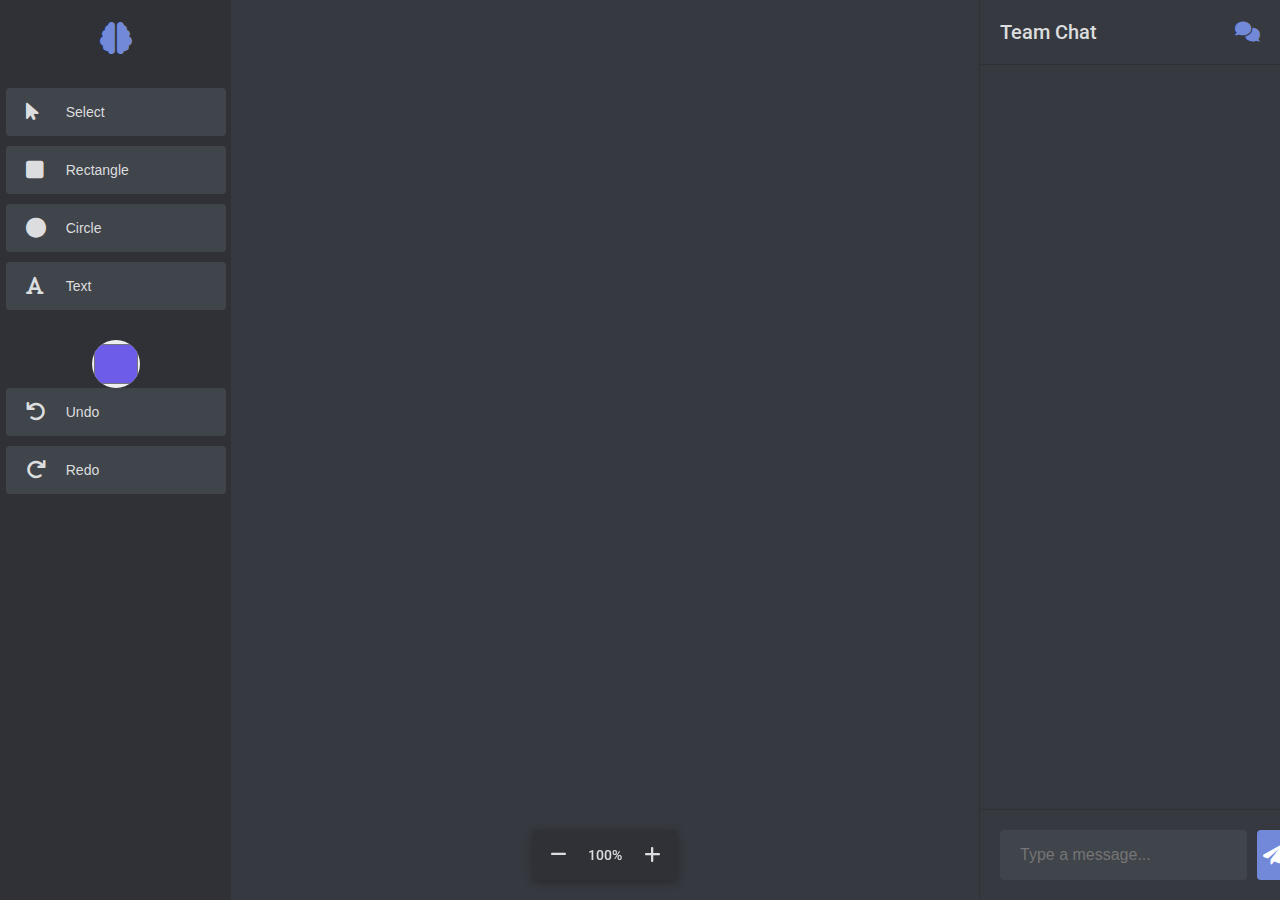
<file: collab/Collaborative Workspace/index.html>
<!DOCTYPE html>
<html lang="en">
<head>
    <meta charset="UTF-8">
    <meta name="viewport" content="width=device-width, initial-scale=1.0">
    <title>Next-Gen Collaborative Workspace</title>
    <link rel="stylesheet" href="style.css">
    <link rel="stylesheet" href="https://cdnjs.cloudflare.com/ajax/libs/font-awesome/6.0.0-beta3/css/all.min.css">
    <link href="https://fonts.googleapis.com/css2?family=Roboto:wght@300;400;500;700&display=swap" rel="stylesheet">
</head>
<body>
    <div class="container">
        <div class="toolbar">
            <div class="logo">
                <i class="fas fa-brain"></i>
            </div>
            <div class="tool-group">
                <button id="selectBtn" class="tool-btn" data-tooltip="Select"><i class="fas fa-mouse-pointer"></i></button>
                <button id="rectangleBtn" class="tool-btn" data-tooltip="Rectangle"><i class="fas fa-square"></i></button>
                <button id="circleBtn" class="tool-btn" data-tooltip="Circle"><i class="fas fa-circle"></i></button>
                <button id="textBtn" class="tool-btn" data-tooltip="Text"><i class="fas fa-font"></i></button>
            </div>
            <div class="tool-group">
                <input type="color" id="colorPicker" value="#6C5CE7" data-tooltip="Color">
                <button id="undoBtn" class="tool-btn" data-tooltip="Undo"><i class="fas fa-undo"></i></button>
                <button id="redoBtn" class="tool-btn" data-tooltip="Redo"><i class="fas fa-redo"></i></button>
            </div>
        </div>
        <div class="main-area">
            <canvas id="canvas"></canvas>
            <div class="zoom-controls">
                <button id="zoomOutBtn"><i class="fas fa-minus"></i></button>
                <span id="zoomLevel">100%</span>
                <button id="zoomInBtn"><i class="fas fa-plus"></i></button>
            </div>
        </div>
        <div class="chat-panel">
            <h3>Team Chat <i class="fas fa-comments"></i></h3>
            <div id="messages"></div>
            <div class="chat-input">
                <input type="text" id="chatInput" placeholder="Type a message...">
                <button id="sendButton"><i class="fas fa-paper-plane"></i></button>
            </div>
        </div>
    </div>
    <script src="script.js"></script>
</body>
</html>
</file>
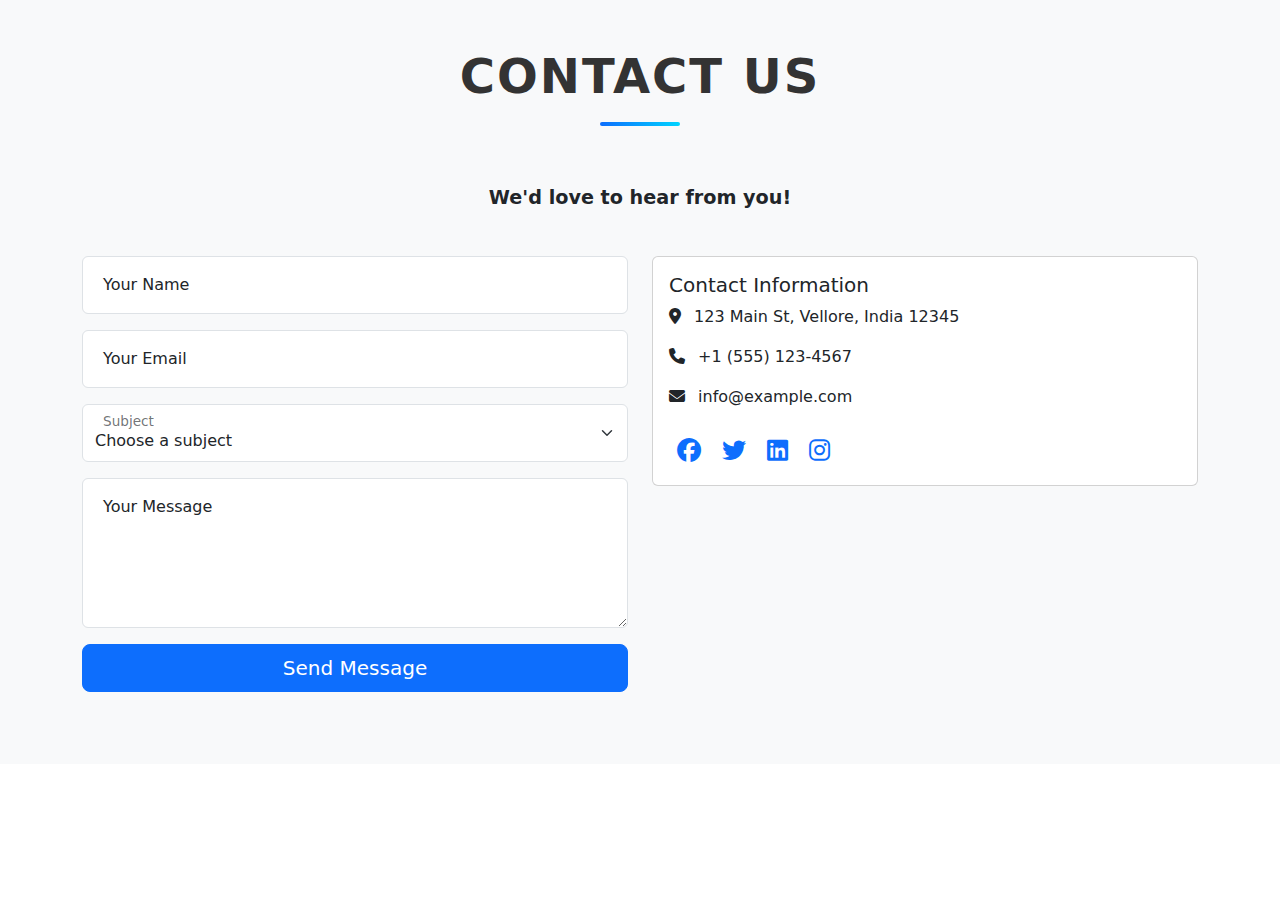
<file: contactus.html>
<!DOCTYPE html>
<html lang="en">
<head>
    <meta charset="UTF-8">
    <meta name="viewport" content="width=device-width, initial-scale=1.0">
    <title>Interactive Contact Us</title>
    <link href="https://cdn.jsdelivr.net/npm/bootstrap@5.3.0-alpha1/dist/css/bootstrap.min.css" rel="stylesheet">
    <link rel="stylesheet" href="https://cdnjs.cloudflare.com/ajax/libs/font-awesome/6.1.1/css/all.min.css">
    <style>
        .contact-icon {
            font-size: 2rem;
            margin-bottom: 1rem;
        }
        .form-floating > label {
            left: 0.5rem;
        }
        .social-icon {
            font-size: 1.5rem;
            margin: 0 0.5rem;
            color: #0d6efd;
            transition: all 0.3s ease-in-out;
        }
        .social-icon:hover {
            color: #0a58ca;
            transform: scale(1.2);
        }
        #contactAnimation {
            position: relative;
            height: 50px;
            overflow: hidden;
            margin-bottom: 2rem;
        }
        .slide-text {
            position: absolute;
            width: 100%;
            height: 100%;
            text-align: center;
            transition: top 0.5s ease-in-out;
            top: 100%;
            display: flex;
            align-items: center;
            justify-content: center;
            font-size: 1.2rem;
            font-weight: bold;
        }
        .slide-text.active {
            top: 0;
        }
        .contact-heading {
            position: relative;
            font-size: 3rem;
            font-weight: 700;
            color: #333;
            text-transform: uppercase;
            letter-spacing: 2px;
            padding-bottom: 20px;
            margin-bottom: 40px;
        }
        .contact-heading::before {
            content: "";
            position: absolute;
            bottom: 0;
            left: 50%;
            transform: translateX(-50%);
            width: 80px;
            height: 4px;
            background: linear-gradient(to right, #0d6efd, #00d4ff);
            border-radius: 2px;
            transition: width 0.3s ease-in-out;
        }
        .contact-heading:hover::before {
            width: 120px;
        }
        .form-control:focus, .form-select:focus {
            box-shadow: 0 0 0 0.25rem rgba(13, 110, 253, 0.25);
        }
        .btn-primary {
            transition: all 0.3s ease-in-out;
        }
        .btn-primary:hover {
            transform: translateY(-3px);
            box-shadow: 0 4px 8px rgba(0, 0, 0, 0.1);
        }
        .card {
            transition: all 0.3s ease-in-out;
        }
        .card:hover {
            transform: translateY(-5px);
            box-shadow: 0 8px 16px rgba(0, 0, 0, 0.1);
        }
    </style>
</head>
<body>
    <section id="contact" class="py-5 bg-light">
        <div class="container">
            <h2 class="contact-heading text-center mb-5">Contact Us</h2>
            <div id="contactAnimation">
                <div class="slide-text active">We'd love to hear from you!</div>
                <div class="slide-text">Get in touch today!</div>
                <div class="slide-text">Let's connect!</div>
            </div>
            <div class="row">
                <div class="col-md-6 mb-4">
                    <form id="contactForm">
                        <div class="form-floating mb-3">
                            <input type="text" class="form-control" id="name" placeholder="Your Name" required>
                            <label for="name">Your Name</label>
                        </div>
                        <div class="form-floating mb-3">
                            <input type="email" class="form-control" id="email" placeholder="Your Email" required>
                            <label for="email">Your Email</label>
                        </div>
                        <div class="form-floating mb-3">
                            <select class="form-select" id="subject" required>
                                <option value="" selected disabled>Choose a subject</option>
                                <option value="general">General Inquiry</option>
                                <option value="support">Technical Support</option>
                                <option value="billing">Billing Question</option>
                            </select>
                            <label for="subject">Subject</label>
                        </div>
                        <div class="form-floating mb-3">
                            <textarea class="form-control" id="message" style="height: 150px" placeholder="Your Message" required></textarea>
                            <label for="message">Your Message</label>
                        </div>
                        <div class="d-grid">
                            <button type="submit" class="btn btn-primary btn-lg">Send Message</button>
                        </div>
                    </form>
                </div>
                <div class="col-md-6">
                    <div class="card">
                        <div class="card-body">
                            <h5 class="card-title">Contact Information</h5>
                            <p><i class="fas fa-map-marker-alt me-2"></i> 123 Main St, Vellore, India 12345</p>
                            <p><i class="fas fa-phone me-2"></i> +1 (555) 123-4567</p>
                            <p><i class="fas fa-envelope me-2"></i> info@example.com</p>
                            <div class="mt-4">
                                <a href="#" class="social-icon"><i class="fab fa-facebook"></i></a>
                                <a href="#" class="social-icon"><i class="fab fa-twitter"></i></a>
                                <a href="#" class="social-icon"><i class="fab fa-linkedin"></i></a>
                                <a href="#" class="social-icon"><i class="fab fa-instagram"></i></a>
                            </div>
                        </div>
                    </div>
                </div>
            </div>
        </div>
    </section>

    <script src="https://cdn.jsdelivr.net/npm/bootstrap@5.3.0-alpha1/dist/js/bootstrap.bundle.min.js"></script>
    <script>
        // Contact form submission
        const contactForm = document.getElementById('contactForm');
        contactForm.addEventListener('submit', (e) => {
            e.preventDefault();
            const name = document.getElementById('name').value;
            const email = document.getElementById('email').value;
            const subject = document.getElementById('subject').value;
            const message = document.getElementById('message').value;
            
            console.log('Form submitted:', { name, email, subject, message });
            
            // Show a success message with confetti effect
            showConfetti();
            showToast('Thank you for your message! We will get back to you soon.');
            contactForm.reset();
        });

        // Confetti effect
        function showConfetti() {
            const confettiCount = 200;
            const confettiColors = ['#ff0000', '#00ff00', '#0000ff', '#ffff00', '#ff00ff', '#00ffff'];

            for (let i = 0; i < confettiCount; i++) {
                const confetti = document.createElement('div');
                confetti.style.position = 'fixed';
                confetti.style.width = '10px';
                confetti.style.height = '10px';
                confetti.style.backgroundColor = confettiColors[Math.floor(Math.random() * confettiColors.length)];
                confetti.style.left = Math.random() * window.innerWidth + 'px';
                confetti.style.top = -10 + 'px';
                confetti.style.zIndex = 1000;
                document.body.appendChild(confetti);

                const animation = confetti.animate(
                    [
                        { transform: 'translateY(0) rotate(0deg)', opacity: 1 },
                        { transform: `translateY(${window.innerHeight}px) rotate(${Math.random() * 360}deg)`, opacity: 0 }
                    ],
                    {
                        duration: Math.random() * 3000 + 2000,
                        easing: 'cubic-bezier(0.25, 0.46, 0.45, 0.94)'
                    }
                );

                animation.onfinish = () => confetti.remove();
            }
        }

        // Toast notification
        function showToast(message) {
            const toast = document.createElement('div');
            toast.className = 'toast align-items-center text-white bg-primary border-0';
            toast.setAttribute('role', 'alert');
            toast.setAttribute('aria-live', 'assertive');
            toast.setAttribute('aria-atomic', 'true');
            toast.innerHTML = `
                <div class="d-flex">
                    <div class="toast-body">
                        ${message}
                    </div>
                    <button type="button" class="btn-close btn-close-white me-2 m-auto" data-bs-dismiss="toast" aria-label="Close"></button>
                </div>
            `;
            document.body.appendChild(toast);
            const bsToast = new bootstrap.Toast(toast);
            bsToast.show();
        }

        // Animated contact text
        const contactAnimation = document.getElementById('contactAnimation');
        const slides = contactAnimation.getElementsByClassName('slide-text');
        let currentSlide = 0;

        function nextSlide() {
            slides[currentSlide].classList.remove('active');
            currentSlide = (currentSlide + 1) % slides.length;
            slides[currentSlide].classList.add('active');
        }

        setInterval(nextSlide, 2000);

        // Interactive form labels
        const formInputs = document.querySelectorAll('.form-floating input, .form-floating textarea, .form-floating select');
        formInputs.forEach(input => {
            input.addEventListener('focus', () => {
                input.labels[0].style.color = '#0d6efd';
            });
            input.addEventListener('blur', () => {
                input.labels[0].style.color = '';
            });
        });

        // Smooth scroll for internal links
        document.querySelectorAll('a[href^="#"]').forEach(anchor => {
            anchor.addEventListener('click', function (e) {
                e.preventDefault();
                document.querySelector(this.getAttribute('href')).scrollIntoView({
                    behavior: 'smooth'
                });
            });
        });
    </script>
</body>
</html>
</file>
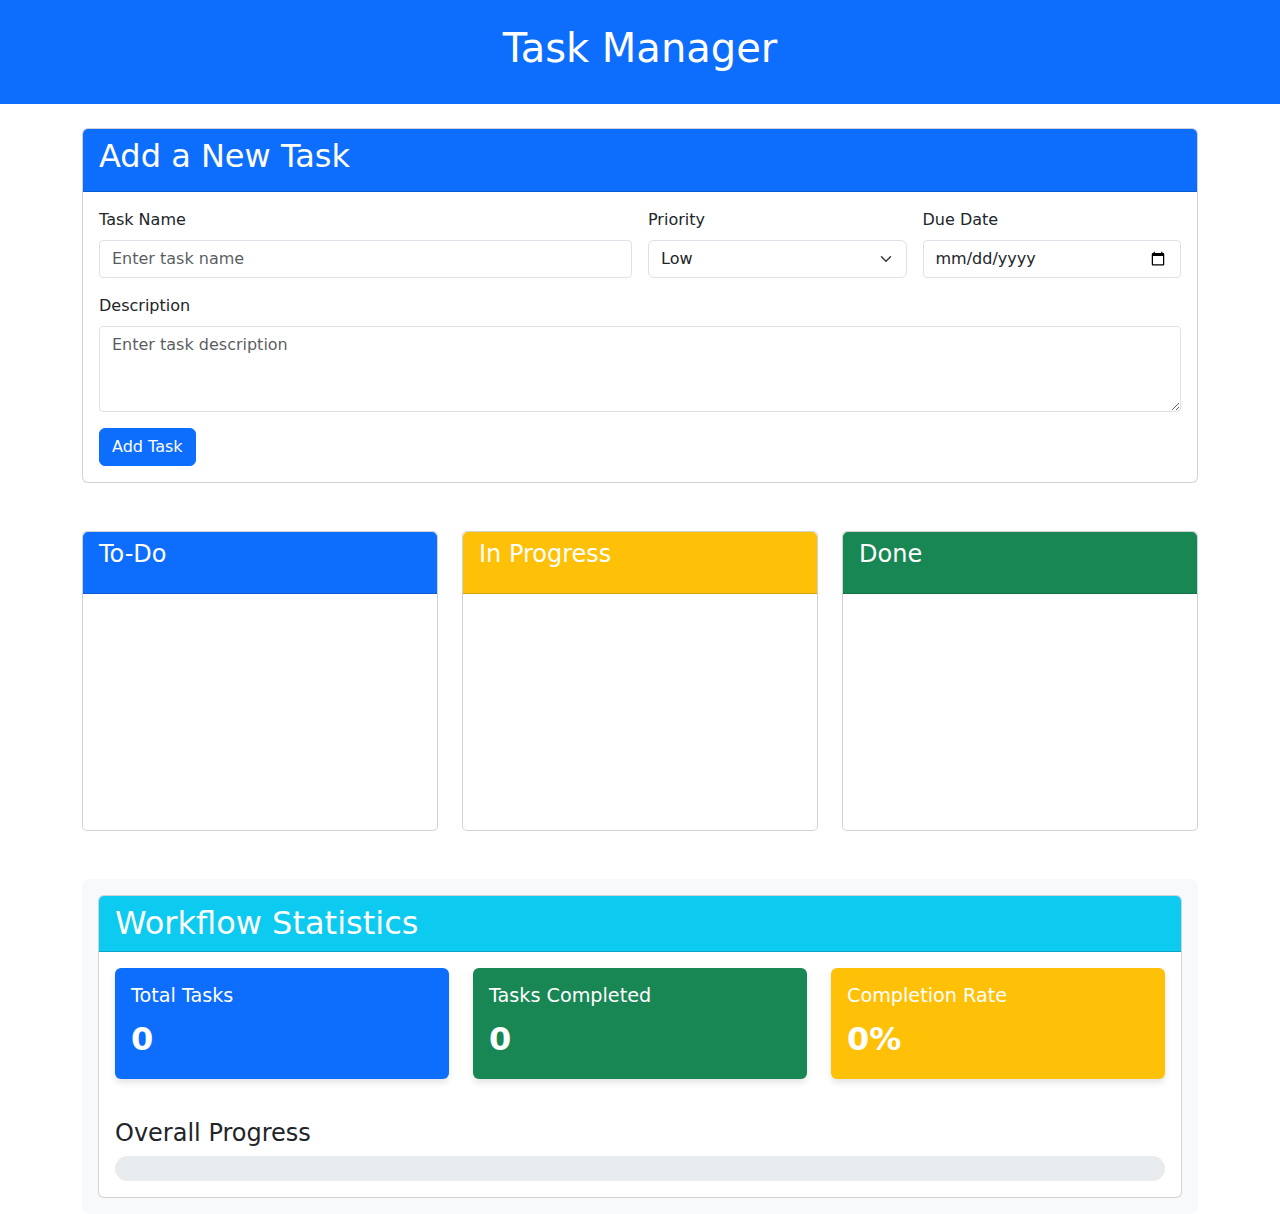
<file: index1.html>
<!DOCTYPE html>
<html lang="en">
<head>
    <meta charset="UTF-8">
    <meta name="viewport" content="width=device-width, initial-scale=1.0">
    <title>Collaborative Task Management System</title>
    <!-- Bootstrap CSS -->
    <link href="https://cdn.jsdelivr.net/npm/bootstrap@5.3.0/dist/css/bootstrap.min.css" rel="stylesheet">
    <!-- Custom CSS -->
    <style>
        .kanban-column {
            min-height: 300px;
            border-radius: 5px;
        }
        .kanban-column h3 {
            font-size: 1.5rem;
            margin-bottom: 1rem;
        }
        .kanban-board {
            display: flex;
            gap: 1rem;
        }
        .kanban-board .column {
            background-color: #f8f9fa;
            padding: 1rem;
            border-radius: 8px;
            width: 100%;
        }
        .kanban-board .task-item {
            padding: 0.5rem 1rem;
            margin-bottom: 0.5rem;
            background-color: #ffffff;
            border: 1px solid #ddd;
            border-radius: 4px;
        }
        .kanban-board .task-item:hover {
            box-shadow: 0 2px 8px rgba(0, 0, 0, 0.1);
        }
        .card-header {
            background-color: #007bff;
            color: #fff;
        }
        .form-control {
            border-radius: 0.25rem;
        }
        #statistics {
            margin-top: 2rem;
            padding: 1rem;
            background-color: #f8f9fa;
            border-radius: 8px;
        }
        #statistics h2 {
            margin-bottom: 1rem;
        }
        .stat-item {
            display: flex;
            justify-content: space-between;
            margin-bottom: 0.5rem;
        }
        #statistics .card-header {
            background-color: #17a2b8;
        }

        #statistics .stat-card {
            border-radius: 10px;
            box-shadow: 0 4px 6px rgba(0, 0, 0, 0.1);
            transition: transform 0.3s ease-in-out;
        }

        #statistics .stat-card:hover {
            transform: translateY(-5px);
        }

        #statistics .stat-title {
            font-size: 1.2rem;
            margin-bottom: 0.5rem;
        }

        #statistics .stat-value {
            font-size: 2rem;
            font-weight: bold;
            margin-bottom: 0;
        }

        #statistics .progress {
            height: 25px;
            border-radius: 15px;
        }

        #statistics .progress-bar {
            border-radius: 15px;
        }
    </style>
</head>
<body>
    <!-- Header Section -->
    <header class="bg-primary text-white text-center py-4 mb-4">
        <div class="container">
            <h1>Task Manager</h1>
        </div>
    </header>

    <!-- Main Container -->
    <div class="container">
        <!-- Task Input Section -->
        <section class="mb-5">
            <div class="card">
                <div class="card-header bg-primary text-white">
                    <h2>Add a New Task</h2>
                </div>
                <div class="card-body">
                    <form id="addTaskForm">
                        <div class="row g-3">
                            <div class="col-md-6">
                                <label for="newTaskInput" class="form-label">Task Name</label>
                                <input type="text" class="form-control" id="newTaskInput" placeholder="Enter task name" required>
                            </div>
                            <div class="col-md-3">
                                <label for="newTaskPriority" class="form-label">Priority</label>
                                <select class="form-select" id="newTaskPriority">
                                    <option value="low">Low</option>
                                    <option value="medium">Medium</option>
                                    <option value="high">High</option>
                                </select>
                            </div>
                            <div class="col-md-3">
                                <label for="newTaskDueDate" class="form-label">Due Date</label>
                                <input type="date" class="form-control" id="newTaskDueDate">
                            </div>
                            <div class="col-12">
                                <label for="newTaskDescription" class="form-label">Description</label>
                                <textarea class="form-control" id="newTaskDescription" rows="3" placeholder="Enter task description"></textarea>
                            </div>
                            <div class="col-12">
                                <button type="submit" class="btn btn-primary" id="addTaskButton">Add Task</button>
                            </div>
                        </div>
                    </form>
                </div>
            </div>
        </section>

        <!-- Kanban Board Section -->
        <section>
            <div class="row g-4">
                <!-- To-Do Column -->
                <div class="col-lg-4 col-md-6">
                    <div class="card kanban-column">
                        <div class="card-header bg-primary text-white">
                            <h3 class="card-title">To-Do</h3>
                        </div>
                        <div class="card-body">
                            <ul class="list-group" id="todoColumn"></ul>
                        </div>
                    </div>
                </div>

                <!-- In Progress Column -->
                <div class="col-lg-4 col-md-6">
                    <div class="card kanban-column">
                        <div class="card-header bg-warning text-white">
                            <h3 class="card-title">In Progress</h3>
                        </div>
                        <div class="card-body">
                            <ul class="list-group" id="inProgressColumn"></ul>
                        </div>
                    </div>
                </div>

                <!-- Done Column -->
                <div class="col-lg-4 col-md-12">
                    <div class="card kanban-column">
                        <div class="card-header bg-success text-white">
                            <h3 class="card-title">Done</h3>
                        </div>
                        <div class="card-body">
                            <ul class="list-group" id="doneColumn"></ul>
                        </div>
                    </div>
                </div>
            </div>
        </section>

        <!-- Statistics Section -->
        <section id="statistics" class="mt-5">
            <div class="card">
                <div class="card-header bg-info text-white">
                    <h2 class="mb-0">Workflow Statistics</h2>
                </div>
                <div class="card-body">
                    <div class="row">
                        <div class="col-md-4 mb-3">
                            <div class="stat-card bg-primary text-white p-3 rounded">
                                <h3 class="stat-title">Total Tasks</h3>
                                <p class="stat-value" id="totalTasks">0</p>
                            </div>
                        </div>
                        <div class="col-md-4 mb-3">
                            <div class="stat-card bg-success text-white p-3 rounded">
                                <h3 class="stat-title">Tasks Completed</h3>
                                <p class="stat-value" id="tasksCompleted">0</p>
                            </div>
                        </div>
                        <div class="col-md-4 mb-3">
                            <div class="stat-card bg-warning text-white p-3 rounded">
                                <h3 class="stat-title">Completion Rate</h3>
                                <p class="stat-value" id="completionRate">0%</p>
                            </div>
                        </div>
                    </div>
                    <div class="mt-4">
                        <h4>Overall Progress</h4>
                        <div class="progress" style="height: 25px;">
                            <div id="progressBar" class="progress-bar progress-bar-striped progress-bar-animated" role="progressbar" style="width: 0%;" aria-valuenow="0" aria-valuemin="0" aria-valuemax="100">0%</div>
                        </div>
                    </div>
                </div>
            </div>
        </section>
    </div>

    <!-- Edit Task Modal -->
    <div class="modal fade" id="editTaskModal" tabindex="-1" aria-labelledby="editTaskModalLabel" aria-hidden="true">
        <div class="modal-dialog">
            <div class="modal-content">
                <div class="modal-header">
                    <h5 class="modal-title" id="editTaskModalLabel">Edit Task</h5>
                    <button type="button" class="btn-close" data-bs-dismiss="modal" aria-label="Close"></button>
                </div>
                <div class="modal-body">
                    <form id="editTaskForm">
                        <div class="mb-3">
                            <label for="editTaskName" class="form-label">Task Name</label>
                            <input type="text" class="form-control" id="editTaskName" required>
                        </div>
                        <div class="mb-3">
                            <label for="editTaskPriority" class="form-label">Priority</label>
                            <select class="form-select" id="editTaskPriority">
                                <option value="low">Low</option>
                                <option value="medium">Medium</option>
                                <option value="high">High</option>
                            </select>
                        </div>
                        <div class="mb-3">
                            <label for="editTaskDueDate" class="form-label">Due Date</label>
                            <input type="date" class="form-control" id="editTaskDueDate">
                        </div>
                        <div class="mb-3">
                            <label for="editTaskDescription" class="form-label">Description</label>
                            <textarea class="form-control" id="editTaskDescription" rows="3"></textarea>
                        </div>
                        <div class="mb-3">
                            <label for="editTaskStatus" class="form-label">Status</label>
                            <select class="form-select" id="editTaskStatus">
                                <option value="0">To-Do</option>
                                <option value="1">In Progress</option>
                                <option value="2">Done</option>
                            </select>
                        </div>
                    </form>
                </div>
                <div class="modal-footer">
                    <button type="button" class="btn btn-secondary" data-bs-dismiss="modal">Close</button>
                    <button type="button" class="btn btn-primary" id="saveTaskChanges">Save changes</button>
                </div>
            </div>
        </div>
    </div>

    <!-- View Task Modal -->
    <div class="modal fade" id="viewTaskModal" tabindex="-1" aria-labelledby="viewTaskModalLabel" aria-hidden="true">
        <div class="modal-dialog">
            <div class="modal-content">
                <div class="modal-header">
                    <h5 class="modal-title" id="viewTaskModalLabel">Task Details</h5>
                    <button type="button" class="btn-close" data-bs-dismiss="modal" aria-label="Close"></button>
                </div>
                <div class="modal-body">
                    <h4 id="viewTaskName"></h4>
                    <p><strong>Priority:</strong> <span id="viewTaskPriority"></span></p>
                    <p><strong>Due Date:</strong> <span id="viewTaskDueDate"></span></p>
                    <p><strong>Status:</strong> <span id="viewTaskStatus"></span></p>
                    <p><strong>Description:</strong></p>
                    <p id="viewTaskDescription"></p>
                </div>
                <div class="modal-footer">
                    <button type="button" class="btn btn-secondary" data-bs-dismiss="modal">Close</button>
                </div>
            </div>
        </div>
    </div>

    <!-- Bootstrap JS -->
    <script src="https://cdn.jsdelivr.net/npm/bootstrap@5.3.0/dist/js/bootstrap.bundle.min.js"></script>

    <!-- Custom JavaScript -->
    <script>
        const addTaskForm = document.getElementById('addTaskForm');
        const newTaskInput = document.getElementById('newTaskInput');
        const newTaskPriority = document.getElementById('newTaskPriority');
        const newTaskDueDate = document.getElementById('newTaskDueDate');
        const newTaskDescription = document.getElementById('newTaskDescription');
        const columns = [
            document.getElementById('todoColumn'),
            document.getElementById('inProgressColumn'),
            document.getElementById('doneColumn')
        ];
        const editTaskModal = new bootstrap.Modal(document.getElementById('editTaskModal'));
        const editTaskForm = document.getElementById('editTaskForm');
        const editTaskName = document.getElementById('editTaskName');
        const editTaskPriority = document.getElementById('editTaskPriority');
        const editTaskDueDate = document.getElementById('editTaskDueDate');
        const editTaskDescription = document.getElementById('editTaskDescription');
        const editTaskStatus = document.getElementById('editTaskStatus');
        const saveTaskChanges = document.getElementById('saveTaskChanges');

        let currentEditingTask = null;

        // Add task functionality
        addTaskForm.addEventListener('submit', (e) => {
            e.preventDefault();
            const taskName = newTaskInput.value.trim();
            const priority = newTaskPriority.value;
            const dueDate = newTaskDueDate.value;
            const description = newTaskDescription.value.trim();
            
            if (taskName) {
                addTask(taskName, priority, dueDate, description);
                addTaskForm.reset();
                updateStatistics();
            }
        });

        function addTask(taskName, priority, dueDate, description) {
            const taskItem = createTaskElement(taskName, priority, dueDate, description);
            columns[0].appendChild(taskItem);
        }

        function createTaskElement(taskName, priority, dueDate, description) {
            const taskItem = document.createElement('li');
            taskItem.className = 'list-group-item task-item';
            taskItem.draggable = true;
            taskItem.innerHTML = `
                <div class="d-flex justify-content-between align-items-center">
                    <span class="task-name">${taskName}</span>
                    <div>
                        <span class="task-priority badge bg-${getPriorityColor(priority)}">${priority}</span>
                        <span class="task-due-date badge bg-secondary">${dueDate || 'No due date'}</span>
                        <button class="btn btn-sm btn-primary edit-task">Edit</button>
                    </div>
                </div>
                <p class="task-description text-muted mt-2 mb-0">${description || 'No description'}</p>
            `;
            
            taskItem.querySelector('.edit-task').addEventListener('click', () => openEditModal(taskItem));
            taskItem.addEventListener('dragstart', handleDragStart);
            
            return taskItem;
        }

        function getPriorityColor(priority) {
            switch (priority) {
                case 'high': return 'danger';
                case 'medium': return 'warning';
                default: return 'info';
            }
        }

        // Drag and drop functionality
        columns.forEach(column => {
            column.addEventListener('dragover', handleDragOver);
            column.addEventListener('drop', handleDrop);
        });

        function handleDragStart(e) {
            e.dataTransfer.setData('text/plain', e.target.outerHTML);
            e.target.classList.add('dragging');
        }

        function handleDragOver(e) {
            e.preventDefault();
        }

        function handleDrop(e) {
            e.preventDefault();
            const taskHTML = e.dataTransfer.getData('text');
            const draggingTask = document.querySelector('.dragging');
            if (draggingTask) {
                draggingTask.remove();
            }
            const newTask = createTaskElementFromHTML(taskHTML);
            e.target.closest('.card-body').querySelector('ul').appendChild(newTask);
            updateStatistics();
        }

        function createTaskElementFromHTML(html) {
            const div = document.createElement('div');
            div.innerHTML = html;
            const taskItem = div.firstChild;
            taskItem.querySelector('.edit-task').addEventListener('click', () => openEditModal(taskItem));
            taskItem.addEventListener('dragstart', handleDragStart);
            return taskItem;
        }

        // Edit task modal functionality
        function openEditModal(taskItem) {
            currentEditingTask = taskItem;
            editTaskName.value = taskItem.querySelector('.task-name').textContent;
            editTaskPriority.value = taskItem.querySelector('.task-priority').textContent;
            editTaskDueDate.value = taskItem.querySelector('.task-due-date').textContent !== 'No due date' 
                ? taskItem.querySelector('.task-due-date').textContent 
                : '';
            editTaskDescription.value = taskItem.querySelector('.task-description').textContent !== 'No description'
                ? taskItem.querySelector('.task-description').textContent
                : '';
            editTaskStatus.value = Array.from(columns).findIndex(col => col.contains(taskItem));
            editTaskModal.show();
        }

        saveTaskChanges.addEventListener('click', () => {
            if (currentEditingTask && editTaskForm.checkValidity()) {
                updateTask(currentEditingTask);
                editTaskModal.hide();
                updateStatistics();
            }
        });

        function updateTask(taskItem) {
            taskItem.querySelector('.task-name').textContent = editTaskName.value;
            taskItem.querySelector('.task-priority').textContent = editTaskPriority.value;
            taskItem.querySelector('.task-priority').className = `task-priority badge bg-${getPriorityColor(editTaskPriority.value)}`;
            taskItem.querySelector('.task-due-date').textContent = editTaskDueDate.value || 'No due date';
            taskItem.querySelector('.task-description').textContent = editTaskDescription.value || 'No description';
            
            const newColumnIndex = parseInt(editTaskStatus.value);
            const currentColumnIndex = Array.from(columns).findIndex(col => col.contains(taskItem));
            if (newColumnIndex !== currentColumnIndex) {
                columns[newColumnIndex].appendChild(taskItem);
            }
        }

        // Update statistics
        function updateStatistics() {
            const totalTasks = document.querySelectorAll('.task-item').length;
            const tasksCompleted = columns[2].querySelectorAll('.task-item').length;
            const completionRate = totalTasks > 0 ? Math.round((tasksCompleted / totalTasks) * 100) : 0;

            document.getElementById('totalTasks').textContent = totalTasks;
            document.getElementById('tasksCompleted').textContent = tasksCompleted;
            document.getElementById('completionRate').textContent = `${completionRate}%`;

            // Update progress bar
            const progressBar = document.getElementById('progressBar');
            progressBar.style.width = `${completionRate}%`;
            progressBar.setAttribute('aria-valuenow', completionRate);
            progressBar.textContent = `${completionRate}%`;

            // Change progress bar color based on completion rate
            if (completionRate < 33) {
                progressBar.classList.remove('bg-warning', 'bg-success');
                progressBar.classList.add('bg-danger');
            } else if (completionRate < 66) {
                progressBar.classList.remove('bg-danger', 'bg-success');
                progressBar.classList.add('bg-warning');
            } else {
                progressBar.classList.remove('bg-danger', 'bg-warning');
                progressBar.classList.add('bg-success');
            }
        }

        // Initial statistics update
        updateStatistics();
    </script>
</body>
</html>
</file>
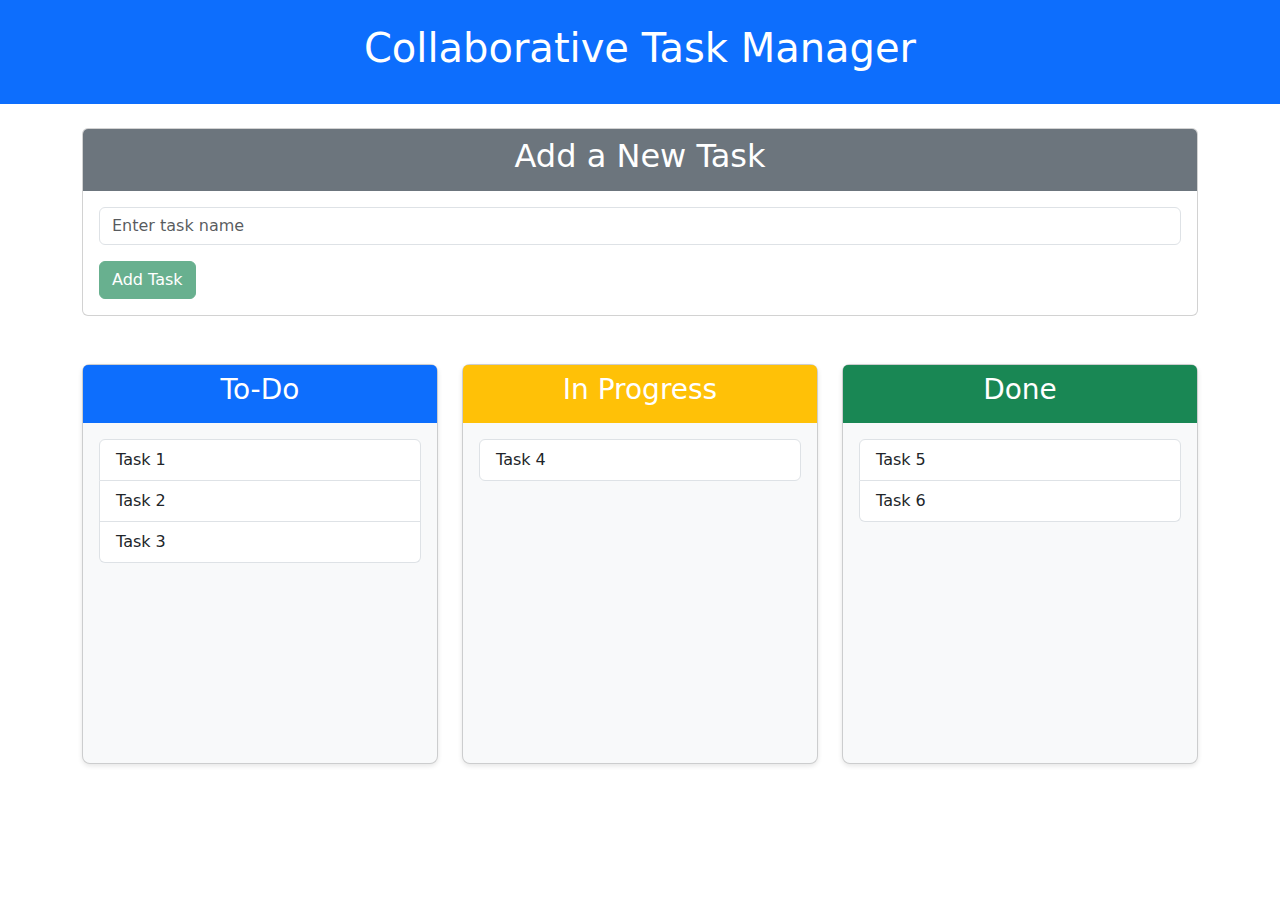
<file: index2.html>
<!DOCTYPE html>
<html lang="en">
<head>
    <meta charset="UTF-8">
    <meta name="viewport" content="width=device-width, initial-scale=1.0">
    <title>Collaborative Task Management System</title>
    <link href="https://cdn.jsdelivr.net/npm/bootstrap@5.3.0/dist/css/bootstrap.min.css" rel="stylesheet">
    <link rel="stylesheet" href="style.css">
</head>
<body>
    <header class="bg-primary text-white text-center py-4 mb-4">
        <h1>Collaborative Task Manager</h1>
    </header>

    <div class="container">
        <section class="mb-5">
            <div class="card">
                <div class="card-header bg-secondary text-white">
                    <h2>Add a New Task</h2>
                </div>
                <div class="card-body">
                    <input type="text" class="form-control" placeholder="Enter task name" readonly>
                    <button class="btn btn-success mt-3" disabled>Add Task</button>
                </div>
            </div>
        </section>

        <section>
            <div class="row g-4">
                <div class="col-lg-4 col-md-6">
                    <div class="card kanban-column">
                        <div class="card-header bg-primary text-white">
                            <h3>To-Do</h3>
                        </div>
                        <div class="card-body">
                            <ul class="list-group task-list">
                                <li class="list-group-item">Task 1</li>
                                <li class="list-group-item">Task 2</li>
                                <li class="list-group-item">Task 3</li>
                            </ul>
                        </div>
                    </div>
                </div>

                <div class="col-lg-4 col-md-6">
                    <div class="card kanban-column">
                        <div class="card-header bg-warning text-white">
                            <h3>In Progress</h3>
                        </div>
                        <div class="card-body">
                            <ul class="list-group task-list">
                                <li class="list-group-item">Task 4</li>
                            </ul>
                        </div>
                    </div>
                </div>

                <div class="col-lg-4 col-md-12">
                    <div class="card kanban-column">
                        <div class="card-header bg-success text-white">
                            <h3>Done</h3>
                        </div>
                        <div class="card-body">
                            <ul class="list-group task-list">
                                <li class="list-group-item">Task 5</li>
                                <li class="list-group-item">Task 6</li>
                            </ul>
                        </div>
                    </div>
                </div>
            </div>
        </section>
    </div>
</body>
</html>
</file>
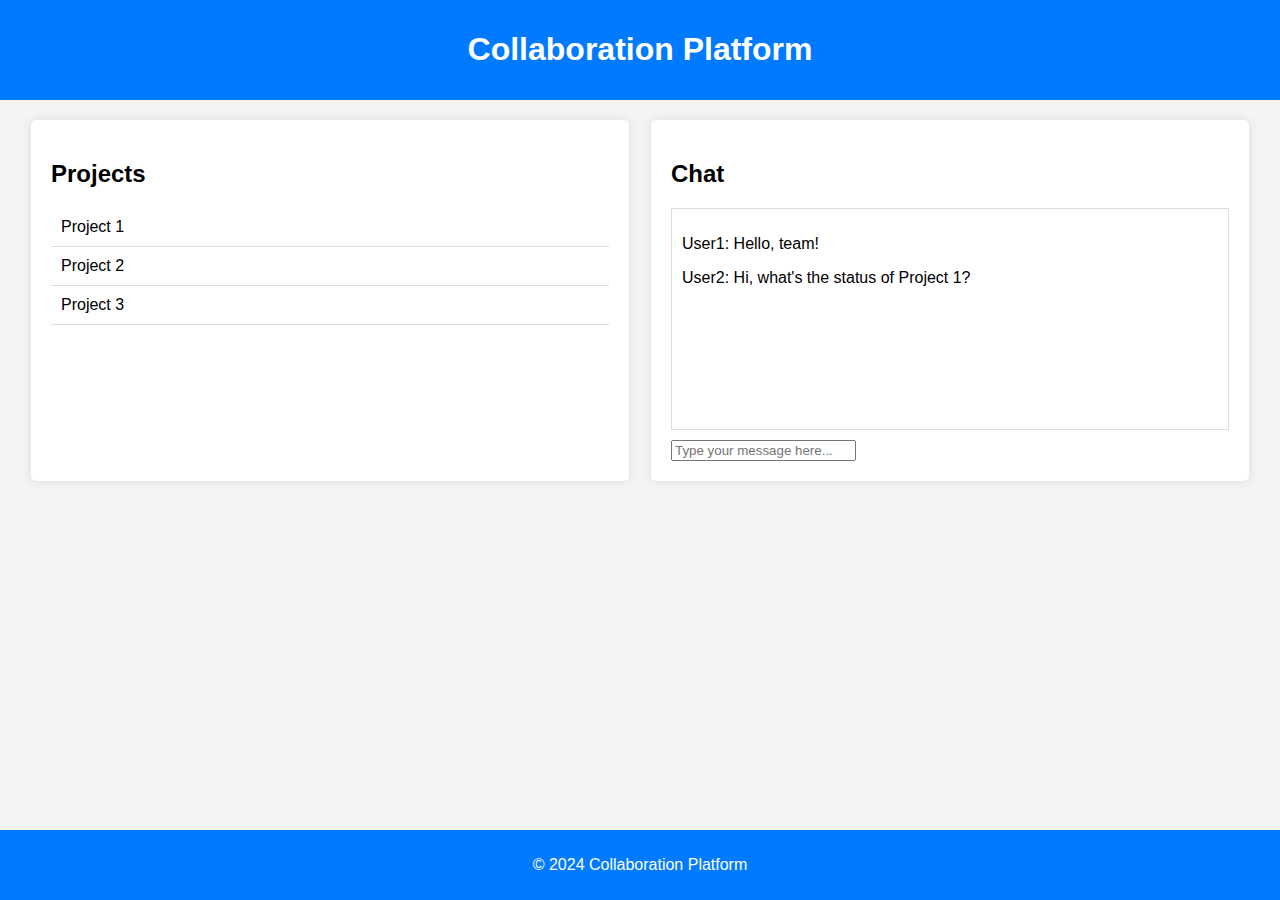
<file: index3.html>
<!DOCTYPE html>
<html lang="en">
<head>
    <meta charset="UTF-8">
    <meta name="viewport" content="width=device-width, initial-scale=1.0">
    <title>Collaboration Platform</title>
    <link rel="stylesheet" href="style1.css">
</head>
<body>
    <header>
        <h1>Collaboration Platform</h1>
    </header>
    <main>
        <section class="project-list">
            <h2>Projects</h2>
            <ul>
                <li>Project 1</li>
                <li>Project 2</li>
                <li>Project 3</li>
            </ul>
        </section>
        <section class="chat">
            <h2>Chat</h2>
            <div class="messages">
                <p>User1: Hello, team!</p>
                <p>User2: Hi, what's the status of Project 1?</p>
            </div>
            <input type="text" placeholder="Type your message here...">
        </section>
    </main>
    <footer>
        <p>&copy; 2024 Collaboration Platform</p>
    </footer>
</body>
</html>
</file>
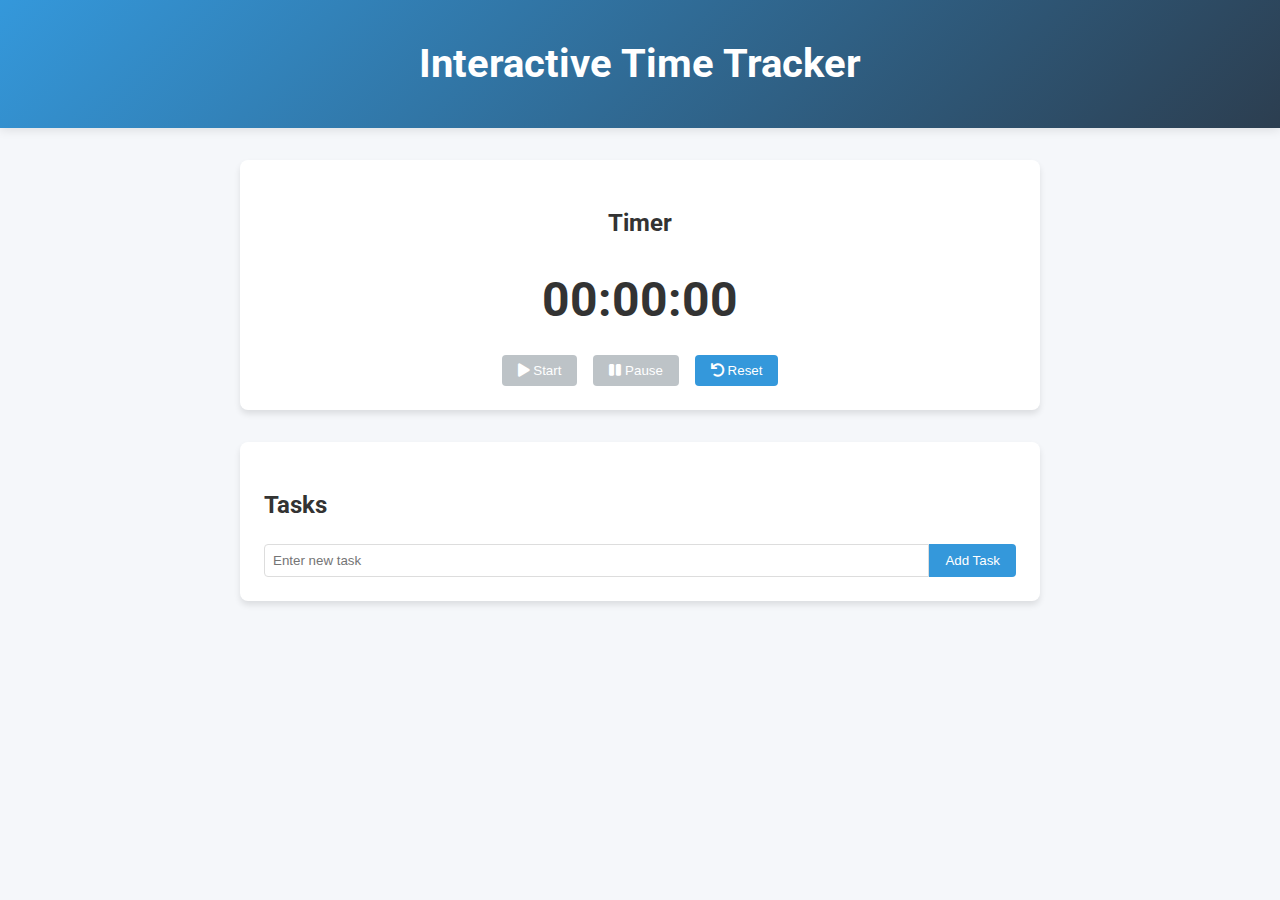
<file: TimeTracker.html>
<!DOCTYPE html>
<html lang="en">
<head>
    <meta charset="UTF-8">
    <meta name="viewport" content="width=device-width, initial-scale=1.0">
    <title>Interactive Time Tracker</title>
    <link href="https://fonts.googleapis.com/css2?family=Roboto:wght@300;400;500;700&display=swap" rel="stylesheet">
    <link rel="stylesheet" href="https://cdnjs.cloudflare.com/ajax/libs/font-awesome/5.15.3/css/all.min.css">
    <style>
        :root {
            --primary-color: #3498db;
            --secondary-color: #2c3e50;
            --accent-color: #e74c3c;
            --background-color: #f5f7fa;
            --text-color: #333333;
            --white: #ffffff;
        }

        body {
            font-family: 'Roboto', sans-serif;
            background-color: var(--background-color);
            color: var(--text-color);
            line-height: 1.6;
            margin: 0;
            padding: 0;
        }

        header {
            background: linear-gradient(135deg, var(--primary-color), var(--secondary-color));
            color: var(--white);
            text-align: center;
            padding: 2rem 0;
            box-shadow: 0 2px 10px rgba(0,0,0,0.1);
        }

        h1 {
            margin: 0;
            font-size: 2.5rem;
        }

        main {
            max-width: 800px;
            margin: 2rem auto;
            padding: 0 1rem;
        }

        .timer-container {
            background-color: var(--white);
            border-radius: 8px;
            box-shadow: 0 4px 6px rgba(0,0,0,0.1);
            padding: 1.5rem;
            margin-bottom: 2rem;
            text-align: center;
        }

        #timer-display {
            font-size: 3rem;
            font-weight: bold;
            margin: 1rem 0;
        }

        .timer-controls {
            display: flex;
            justify-content: center;
            gap: 1rem;
        }

        button {
            background-color: var(--primary-color);
            color: var(--white);
            border: none;
            padding: 0.5rem 1rem;
            border-radius: 4px;
            cursor: pointer;
            transition: background-color 0.3s;
        }

        button:hover {
            background-color: #2980b9;
        }

        button:disabled {
            background-color: #bdc3c7;
            cursor: not-allowed;
        }

        .task-list {
            background-color: var(--white);
            border-radius: 8px;
            box-shadow: 0 4px 6px rgba(0,0,0,0.1);
            padding: 1.5rem;
        }

        #task-list {
            list-style-type: none;
            padding: 0;
        }

        .task-item {
            display: flex;
            justify-content: space-between;
            align-items: center;
            padding: 0.5rem 0;
            border-bottom: 1px solid #eee;
        }

        .task-item:last-child {
            border-bottom: none;
        }

        .task-actions {
            display: flex;
            gap: 0.5rem;
        }

        .task-complete {
            text-decoration: line-through;
            color: #7f8c8d;
        }

        #add-task-form {
            display: flex;
            margin-top: 1rem;
        }

        #new-task-input {
            flex-grow: 1;
            padding: 0.5rem;
            border: 1px solid #ddd;
            border-radius: 4px 0 0 4px;
        }

        #add-task-btn {
            border-radius: 0 4px 4px 0;
        }

        @media (max-width: 768px) {
            .timer-controls {
                flex-direction: column;
            }
        }
    </style>
</head>
<body>
    <header>
        <h1>Interactive Time Tracker</h1>
    </header>
    <main>
        <div class="timer-container">
            <h2>Timer</h2>
            <div id="timer-display">00:00:00</div>
            <div class="timer-controls">
                <button id="start-btn"><i class="fas fa-play"></i> Start</button>
                <button id="stop-btn" disabled><i class="fas fa-pause"></i> Pause</button>
                <button id="reset-btn" disabled><i class="fas fa-undo"></i> Reset</button>
            </div>
        </div>
        <div class="task-list">
            <h2>Tasks</h2>
            <ul id="task-list"></ul>
            <form id="add-task-form">
                <input type="text" id="new-task-input" placeholder="Enter new task" required>
                <button type="submit" id="add-task-btn">Add Task</button>
            </form>
        </div>
    </main>

    <script>
        document.addEventListener('DOMContentLoaded', () => {
            const taskList = document.getElementById('task-list');
            const addTaskForm = document.getElementById('add-task-form');
            const newTaskInput = document.getElementById('new-task-input');
            const timerDisplay = document.getElementById('timer-display');
            const startBtn = document.getElementById('start-btn');
            const stopBtn = document.getElementById('stop-btn');
            const resetBtn = document.getElementById('reset-btn');

            let tasks = JSON.parse(localStorage.getItem('tasks')) || [];
            let timer;
            let activeTaskIndex = -1;

            function renderTasks() {
                taskList.innerHTML = '';
                tasks.forEach((task, index) => {
                    const li = document.createElement('li');
                    li.className = 'task-item';
                    li.innerHTML = `
                        <span class="${task.completed ? 'task-complete' : ''}">${task.name}</span>
                        <div class="task-actions">
                            <span>${formatTime(task.time)}</span>
                            <button class="toggle-timer" data-index="${index}">
                                <i class="fas ${index === activeTaskIndex && timer ? 'fa-pause' : 'fa-play'}"></i>
                            </button>
                            <button class="toggle-complete" data-index="${index}">
                                <i class="fas ${task.completed ? 'fa-undo' : 'fa-check'}"></i>
                            </button>
                            <button class="delete-task" data-index="${index}">
                                <i class="fas fa-trash"></i>
                            </button>
                        </div>
                    `;
                    taskList.appendChild(li);
                });
                saveTasks();
                updateTimerControls();
            }

            function addTask(taskName) {
                tasks.push({ name: taskName, time: 0, completed: false });
                renderTasks();
            }

            function deleteTask(index) {
                if (index === activeTaskIndex) {
                    stopTimer();
                    activeTaskIndex = -1;
                }
                tasks.splice(index, 1);
                renderTasks();
            }

            function toggleTaskCompletion(index) {
                tasks[index].completed = !tasks[index].completed;
                if (tasks[index].completed && index === activeTaskIndex) {
                    stopTimer();
                    activeTaskIndex = -1;
                }
                renderTasks();
            }

            function formatTime(totalSeconds) {
                const hours = Math.floor(totalSeconds / 3600);
                const minutes = Math.floor((totalSeconds % 3600) / 60);
                const seconds = totalSeconds % 60;
                return [hours, minutes, seconds]
                    .map(v => v < 10 ? "0" + v : v)
                    .filter((v,i) => v !== "00" || i > 0)
                    .join(":");
            }

            function startTimer() {
                if (activeTaskIndex === -1) return;
                timer = setInterval(() => {
                    tasks[activeTaskIndex].time++;
                    updateTimerDisplay();
                    renderTasks();
                }, 1000);
                updateTimerControls();
            }

            function stopTimer() {
                clearInterval(timer);
                timer = null;
                updateTimerControls();
            }

            function resetTimer() {
                stopTimer();
                if (activeTaskIndex !== -1) {
                    tasks[activeTaskIndex].time = 0;
                }
                activeTaskIndex = -1;
                updateTimerDisplay();
                renderTasks();
            }

            function updateTimerDisplay() {
                timerDisplay.textContent = activeTaskIndex !== -1 ? formatTime(tasks[activeTaskIndex].time) : "00:00:00";
            }

            function updateTimerControls() {
                const isRunning = timer !== null;
                startBtn.disabled = isRunning || activeTaskIndex === -1;
                stopBtn.disabled = !isRunning || activeTaskIndex === -1;
                resetBtn.disabled = activeTaskIndex === -1 && !isRunning;
            }

            function saveTasks() {
                localStorage.setItem('tasks', JSON.stringify(tasks));
            }

            addTaskForm.addEventListener('submit', (e) => {
                e.preventDefault();
                const newTask = newTaskInput.value.trim();
                if (newTask) {
                    addTask(newTask);
                    newTaskInput.value = '';
                }
            });

            taskList.addEventListener('click', (e) => {
                const button = e.target.closest('button');
                if (!button) return;

                const index = parseInt(button.dataset.index);
                if (isNaN(index)) return;

                if (button.classList.contains('delete-task')) {
                    deleteTask(index);
                } else if (button.classList.contains('toggle-complete')) {
                    toggleTaskCompletion(index);
                } else if (button.classList.contains('toggle-timer')) {
                    if (index === activeTaskIndex && timer) {
                        stopTimer();
                    } else {
                        stopTimer();
                        activeTaskIndex = index;
                        startTimer();
                    }
                }
            });

            startBtn.addEventListener('click', startTimer);
            stopBtn.addEventListener('click', stopTimer);
            resetBtn.addEventListener('click', resetTimer);

            renderTasks();
            updateTimerDisplay();
        });
    </script>
</body>
</html>
</file>
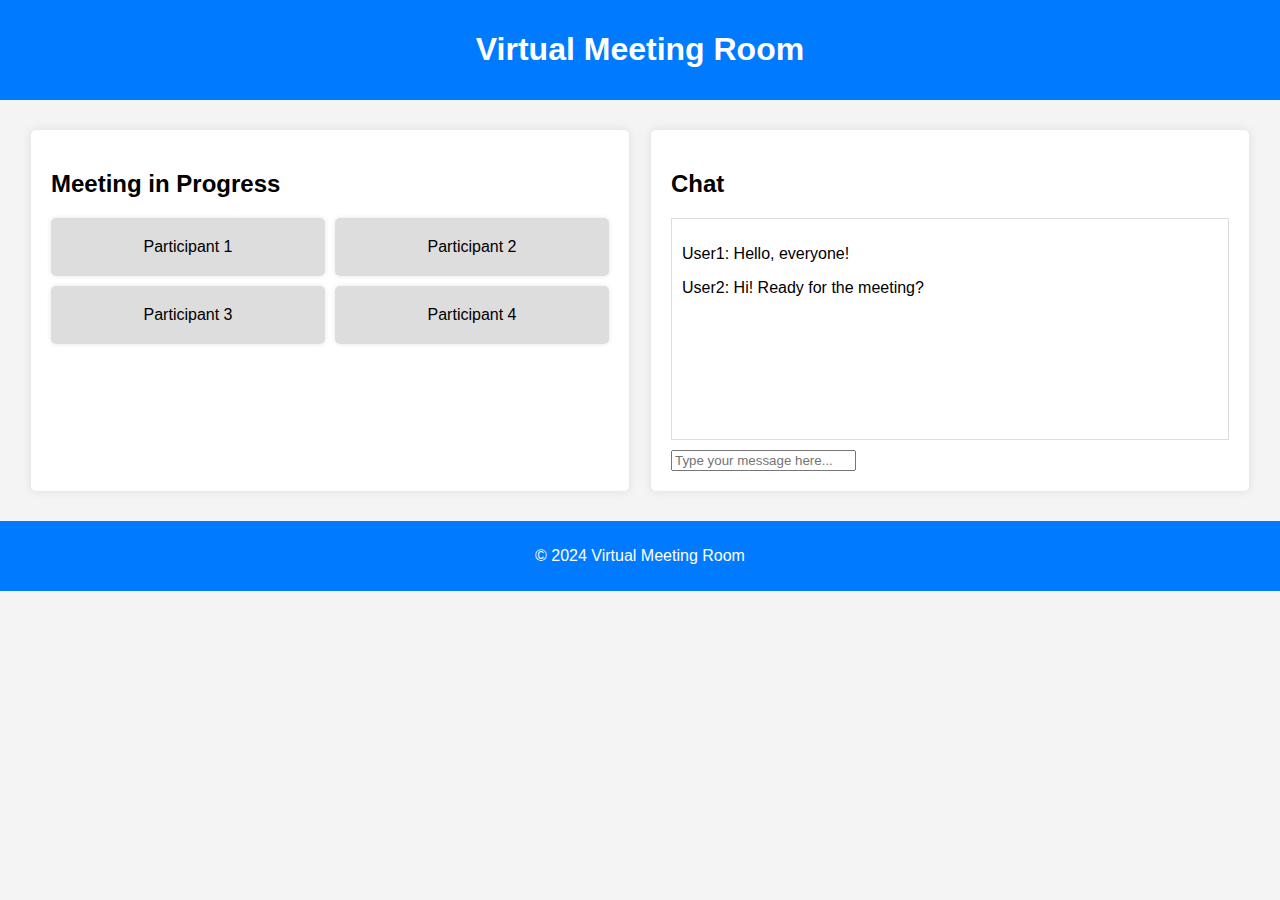
<file: video.html>
<!DOCTYPE html>
<html lang="en">
<head>
    <meta charset="UTF-8">
    <meta name="viewport" content="width=device-width, initial-scale=1.0">
    <title>Virtual Meeting Room</title>
    <link rel="stylesheet" href="vstyle.css">
</head>
<body>
    <header>
        <h1>Virtual Meeting Room</h1>
    </header>
    <main>
        <section class="video-call">
            <h2>Meeting in Progress</h2>
            <div class="video-container">
                <div class="video" id="video1">Participant 1</div>
                <div class="video" id="video2">Participant 2</div>
                <div class="video" id="video3">Participant 3</div>
                <div class="video" id="video4">Participant 4</div>
            </div>
        </section>
        <section class="chat">
            <h2>Chat</h2>
            <div class="messages">
                <p>User1: Hello, everyone!</p>
                <p>User2: Hi! Ready for the meeting?</p>
            </div>
            <input type="text" placeholder="Type your message here...">
        </section>
    </main>
    <footer>
        <p>&copy; 2024 Virtual Meeting Room</p>
    </footer>
</body>
</html>
</file>
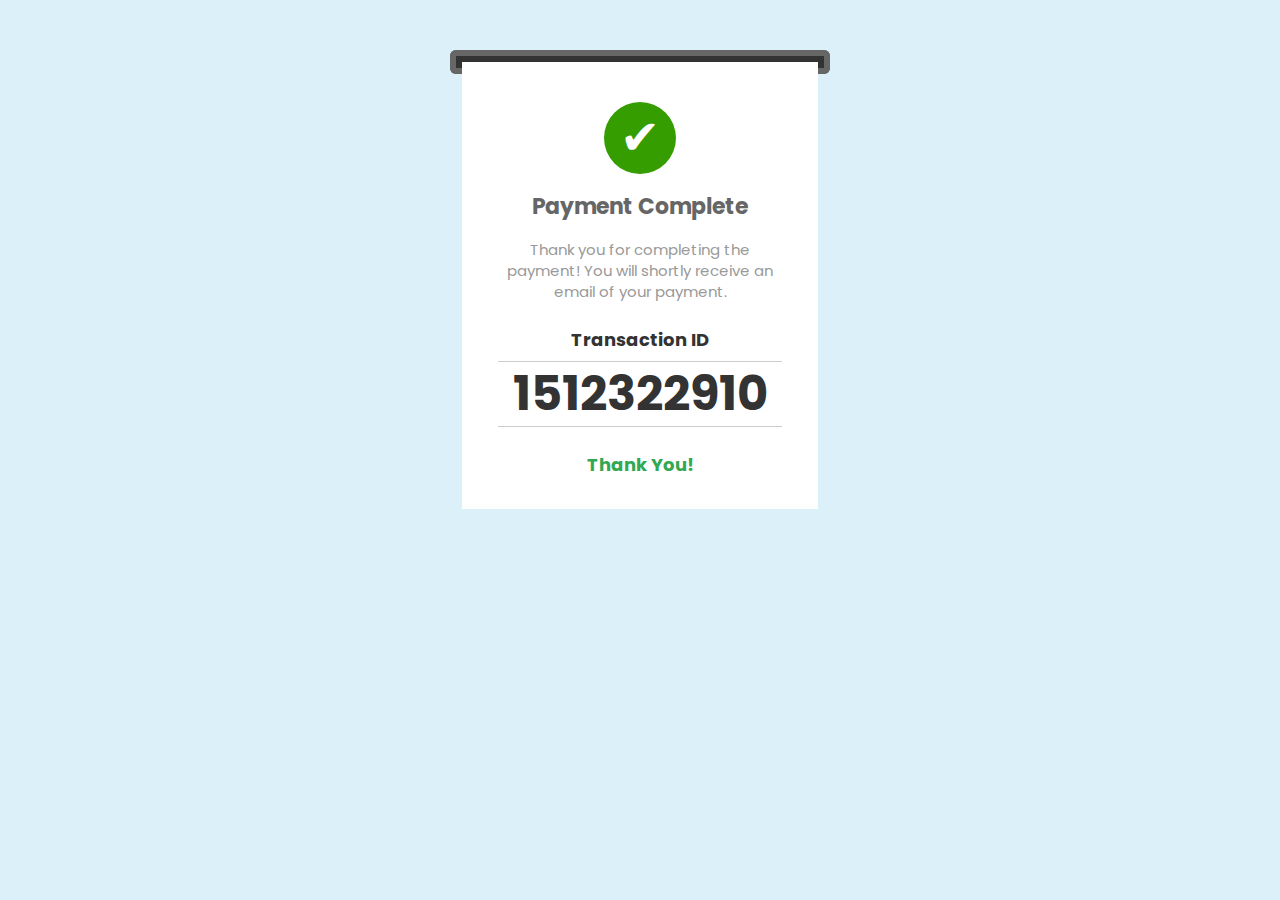
<file: payment/successPage.html>
<!DOCTYPE html>
<html lang="en">

<head>
    <meta charset="UTF-8">
    <link rel="icon" href="images/dollar.png" type="image/png" sizes="16x16">
    <title>Payment Success</title>
    <link href="https://fonts.googleapis.com/css2?family=Poppins:wght@500&display=swap" rel="stylesheet">
</head>
<style>
    body {
        background: #dcf0fa;
    }

    .container {
        max-width: 380px;
        margin: 50px auto;
        overflow: hidden;
    }

    .printer-top {
        z-index: 1;
        border: 6px solid #666666;
        height: 6px;
        border-bottom: 0;
        border-radius: 6px 6px 0 0;
        background: #333333;
    }

    .printer-bottom {
        z-index: 0;
        border: 6px solid #666666;
        height: 6px;
        border-top: 0;
        border-radius: 0 0 6px 6px;
        background: #333333;
    }

    .paper-container {
        position: relative;
        overflow: hidden;
        height: 467px;
    }

    .paper {
        background: #ffffff;
        font-family: 'Poppins', sans-serif;
        height: 447px;
        position: absolute;
        z-index: 2;
        margin: 0 12px;
        margin-top: -12px;
        animation: print 5000ms cubic-bezier(0.68, -0.55, 0.265, 0.9) infinite;
        -moz-animation: print 5000ms cubic-bezier(0.68, -0.55, 0.265, 0.9) infinite;
    }

    .main-contents {
        margin: 0 12px;
        padding: 24px;
    }
    .jagged-edge {
        position: relative;
        height: 20px;
        width: 100%;
        margin-top: -1px;
    }

    .jagged-edge:after {
        content: "";
        display: block;
        position: absolute;
        bottom: 20px;
        left: 0;
        right: 0;
        height: 20px;
        background: linear-gradient(45deg,
            transparent 33.333%,
            #ffffff 33.333%,
            #ffffff 66.667%,
            transparent 66.667%),
            linear-gradient(-45deg,
            transparent 33.333%,
            #ffffff 33.333%,
            #ffffff 66.667%,
            transparent 66.667%);
        background-size: 16px 40px;
        background-position: 0 -20px;
    }

    .success-icon {
        text-align: center;
        font-size: 48px;
        height: 72px;
        background: #359d00;
        border-radius: 50%;
        width: 72px;
        height: 72px;
        margin: 16px auto;
        color: #fff;
    }

    .success-title {
        font-size: 22px;
        font-family: 'Poppins', sans-serif;
        text-align: center;
        color: #666;
        font-weight: bold;
        margin-bottom: 16px;
    }

    .success-description {
        font-size: 15px;
        font-family: 'Poppins', sans-serif;
        line-height: 21px;
        color: #999;
        text-align: center;
        margin-bottom: 24px;
    }

    .order-details {
        text-align: center;
        color: #333;
        font-weight: bold;

    }

    .order-number-label {
        font-size: 18px;
        margin-bottom: 8px;
    }

    .order-number {
        border-top: 1px solid #ccc;
        border-bottom: 1px solid #ccc;
        line-height: 48px;
        font-size: 48px;
        padding: 8px 0;
        margin-bottom: 24px;
    }
    
    .complement {
        font-size: 18px;
        margin-bottom: 8px;
        color: #32a852;
    }
    
    @keyframes print {
        0% {
            transform: translateY(-90%);
        }

        100% {
            transform: translateY(0%);
        }
    }

    @-webkit-keyframes print {
        0% {
            -webkit-transform: translateY(-90%);
        }

        100% {
            -webkit-transform: translateY(0%);
        }
    }

    @-moz-keyframes print {
        0% {
            -moz-transform: translateY(-90%);
        }

        100% {
            -moz-transform: translateY(0%);
        }
    }

    @-ms-keyframes print {
        0% {
            -ms-transform: translateY(-90%);
        }

        100% {
            -ms-transform: translateY(0%);
        }
    }
</style>

<body>
    <div class="container">
        <div class="printer-top"></div>

        <div class="paper-container">
            <div class="printer-bottom"></div>

            <div class="paper">
                <div class="main-contents">
                    <div class="success-icon">&#10004;</div>
                    <div class="success-title">
                        Payment Complete
                    </div>
                    <div class="success-description">
                        Thank you for completing the payment! You will shortly receive an email of your payment.
                    </div>
                    <div class="order-details">
                        <div class="order-number-label">Transaction ID</div>
                        <div class="order-number">1512322910</div>
                        <div class="complement">Thank You!</div>
                       
                    </div>
                </div>
                <div class="jagged-edge"></div>
            </div>
        </div>
        <!-- <button class="btn"><a href="ticket.html">print ticket</a></button> -->
    </div>
    
</body>
</html>
</file>
<file: collab/Collaborative Workspace/style.css>
:root {
    --primary-color: #7289DA;
    --secondary-color: #43B581;
    --background-color: #36393F;
    --toolbar-bg: #2F3136;
    --chat-bg: #36393F;
    --text-color: #DCDDDE;
    --input-bg: #40444B;
    --hover-color: #5865F2;
    --shadow-color: rgba(0, 0, 0, 0.3);
    --channel-hover: #42464D;
}

body {
    font-family: 'Roboto', sans-serif;
    margin: 0;
    padding: 0;
    background-color: var(--background-color);
    color: var(--text-color);
    height: 100vh;
    overflow: hidden;
}

.container {
    display: flex;
    height: 100vh;
}

.toolbar {
    width: 72px;
    background-color: var(--toolbar-bg);
    display: flex;
    flex-direction: column;
    align-items: center;
    padding: 20px 0;
    transition: width 0.3s ease;
    overflow: hidden;
}

.toolbar:hover {
    width: 240px;
}

.logo {
    font-size: 32px;
    color: var(--primary-color);
    margin-bottom: 30px;
    transition: transform 0.3s ease;
}

.logo:hover {
    transform: scale(1.1);
}

.tool-group {
    display: flex;
    flex-direction: column;
    align-items: center;
    margin-bottom: 20px;
    width: 100%;
}

.tool-btn {
    width: 48px;
    height: 48px;
    border: none;
    background-color: var(--input-bg);
    cursor: pointer;
    margin-bottom: 10px;
    font-size: 20px;
    color: var(--text-color);
    border-radius: 50%;
    transition: all 0.3s ease;
    position: relative;
    overflow: hidden;
    display: flex;
    align-items: center;
    justify-content: center;
}

.toolbar:hover .tool-btn {
    width: 220px;
    justify-content: flex-start;
    padding-left: 20px;
    border-radius: 4px;
}

.tool-btn::before {
    content: attr(data-tooltip);
    position: absolute;
    left: 60px;
    opacity: 0;
    transition: opacity 0.3s ease;
    font-size: 14px;
    white-space: nowrap;
}

.toolbar:hover .tool-btn::before {
    opacity: 1;
}

.tool-btn:hover, .tool-btn.active {
    color: var(--text-color);
    background-color: var(--channel-hover);
}

#colorPicker {
    width: 48px;
    height: 48px;
    border: none;
    padding: 0;
    border-radius: 50%;
    overflow: hidden;
    cursor: pointer;
    transition: all 0.3s ease;
}

#colorPicker:hover {
    transform: scale(1.05);
}

.main-area {
    flex-grow: 1;
    background-color: var(--background-color);
    overflow: hidden;
    position: relative;
}

#canvas {
    width: 100%;
    height: 100%;
    cursor: crosshair;
}

.zoom-controls {
    position: absolute;
    bottom: 20px;
    left: 50%;
    transform: translateX(-50%);
    display: flex;
    align-items: center;
    background-color: var(--toolbar-bg);
    border-radius: 4px;
    padding: 5px;
    box-shadow: 0 2px 10px var(--shadow-color);
}

.zoom-controls button {
    background-color: transparent;
    color: var(--text-color);
    border: none;
    width: 40px;
    height: 40px;
    border-radius: 4px;
    font-size: 18px;
    cursor: pointer;
    transition: all 0.3s ease;
}

.zoom-controls button:hover {
    background-color: var(--channel-hover);
}

#zoomLevel {
    margin: 0 10px;
    font-size: 14px;
    font-weight: 500;
}

.chat-panel {
    width: 300px;
    background-color: var(--chat-bg);
    display: flex;
    flex-direction: column;
    border-left: 1px solid var(--toolbar-bg);
}

.chat-panel h3 {
    margin: 0;
    padding: 20px;
    font-size: 20px;
    font-weight: 500;
    color: var(--text-color);
    border-bottom: 1px solid var(--toolbar-bg);
    display: flex;
    align-items: center;
    justify-content: space-between;
}

.chat-panel h3 i {
    color: var(--primary-color);
}

#messages {
    flex-grow: 1;
    overflow-y: auto;
    padding: 20px;
}

.chat-input {
    display: flex;
    padding: 20px;
    border-top: 1px solid var(--toolbar-bg);
}

#chatInput {
    flex-grow: 1;
    background-color: var(--input-bg);
    border: none;
    border-radius: 4px;
    padding: 12px 20px;
    font-size: 16px;
    color: var(--text-color);
    transition: all 0.3s ease;
}

#chatInput:focus {
    outline: none;
    box-shadow: 0 0 0 2px var(--primary-color);
}

#sendButton {
    background-color: var(--primary-color);
    color: white;
    border: none;
    border-radius: 4px;
    width: 50px;
    height: 50px;
    margin-left: 10px;
    cursor: pointer;
    display: flex;
    align-items: center;
    justify-content: center;
    transition: all 0.3s ease;
    font-size: 20px;
}

#sendButton:hover {
    background-color: var(--hover-color);
}

/* Scrollbar styling */
::-webkit-scrollbar {
    width: 8px;
}

::-webkit-scrollbar-track {
    background: var(--toolbar-bg);
}

::-webkit-scrollbar-thumb {
    background: var(--input-bg);
    border-radius: 4px;
}

::-webkit-scrollbar-thumb:hover {
    background: var(--channel-hover);
}

/* Responsive design */
@media (max-width: 768px) {
    .container {
        flex-direction: column;
    }

    .toolbar {
        width: 100%;
        height: auto;
        flex-direction: row;
        justify-content: space-around;
        padding: 10px 0;
    }

    .toolbar:hover {
        width: 100%;
    }

    .tool-group {
        flex-direction: row;
    }

    .tool-btn {
        width: 40px;
        height: 40px;
        font-size: 18px;
        margin: 0 5px;
    }

    .chat-panel {
        width: 100%;
        height: 300px;
    }
}
</file>
<file: style.css>
/* Custom Styles */

/* Kanban Column Styling */
.kanban-column {
    min-height: 400px;
    background-color: #f8f9fa;
    border-radius: 8px;
    box-shadow: 0 2px 5px rgba(0, 0, 0, 0.1);
}

/* Card Header Styling */
.card-header {
    border-bottom: none;
    text-align: center;
}

/* Task List Styling */
.task-list {
    min-height: 300px;
}

.task-list .list-group-item {
    background-color: #ffffff;
    cursor: default; /* Show cursor as default */
    transition: background-color 0.3s ease;
}

.task-list .list-group-item:hover {
    background-color: #e9ecef; /* Change background on hover */
}

/* Responsive Adjustments */
@media (max-width: 768px) {
    .kanban-column {
        margin-bottom: 20px;
    }
}
</file>
<file: style1.css>
body {
    font-family: Arial, sans-serif;
    margin: 0;
    padding: 0;
    background-color: #f4f4f4;
}

header {
    background-color: #007bff;
    color: white;
    padding: 10px 0;
    text-align: center;
}

main {
    display: flex;
    justify-content: space-around;
    padding: 20px;
}

.project-list, .chat {
    background-color: white;
    padding: 20px;
    border-radius: 5px;
    box-shadow: 0 0 10px rgba(0, 0, 0, 0.1);
    width: 45%;
}

.project-list ul {
    list-style: none;
    padding: 0;
}

.project-list li {
    padding: 10px;
    border-bottom: 1px solid #ddd;
}

.chat .messages {
    height: 200px;
    overflow-y: auto;
    margin-bottom: 10px;
    border: 1px solid #ddd;
    padding: 10px;
}

footer {
    background-color: #007bff;
    color: white;
    text-align: center;
    padding: 10px 0;
    position: absolute;
    bottom: 0;
    width: 100%;
}
</file>
<file: vstyle.css>
body {
    font-family: Arial, sans-serif;
    margin: 0;
    padding: 0;
    background-color: #f4f4f4;
}

header {
    background-color: #007bff;
    color: white;
    padding: 10px 0;
    text-align: center;
}

main {
    display: flex;
    justify-content: space-around;
    padding: 20px;
    flex-wrap: wrap;
}

.video-call, .chat {
    background-color: white;
    padding: 20px;
    border-radius: 5px;
    box-shadow: 0 0 10px rgba(0, 0, 0, 0.1);
    width: 45%;
    margin: 10px;
}

.video-container {
    display: grid;
    grid-template-columns: repeat(2, 1fr);
    gap: 10px;
}

.video {
    background-color: #ddd;
    padding: 20px;
    text-align: center;
    border-radius: 5px;
    box-shadow: 0 0 5px rgba(0, 0, 0, 0.1);
}

.chat .messages {
    height: 200px;
    overflow-y: auto;
    margin-bottom: 10px;
    border: 1px solid #ddd;
    padding: 10px;
}

footer {
    background-color: #007bff;
    color: white;
    text-align: center;
    padding: 10px 0;
}
</file>
